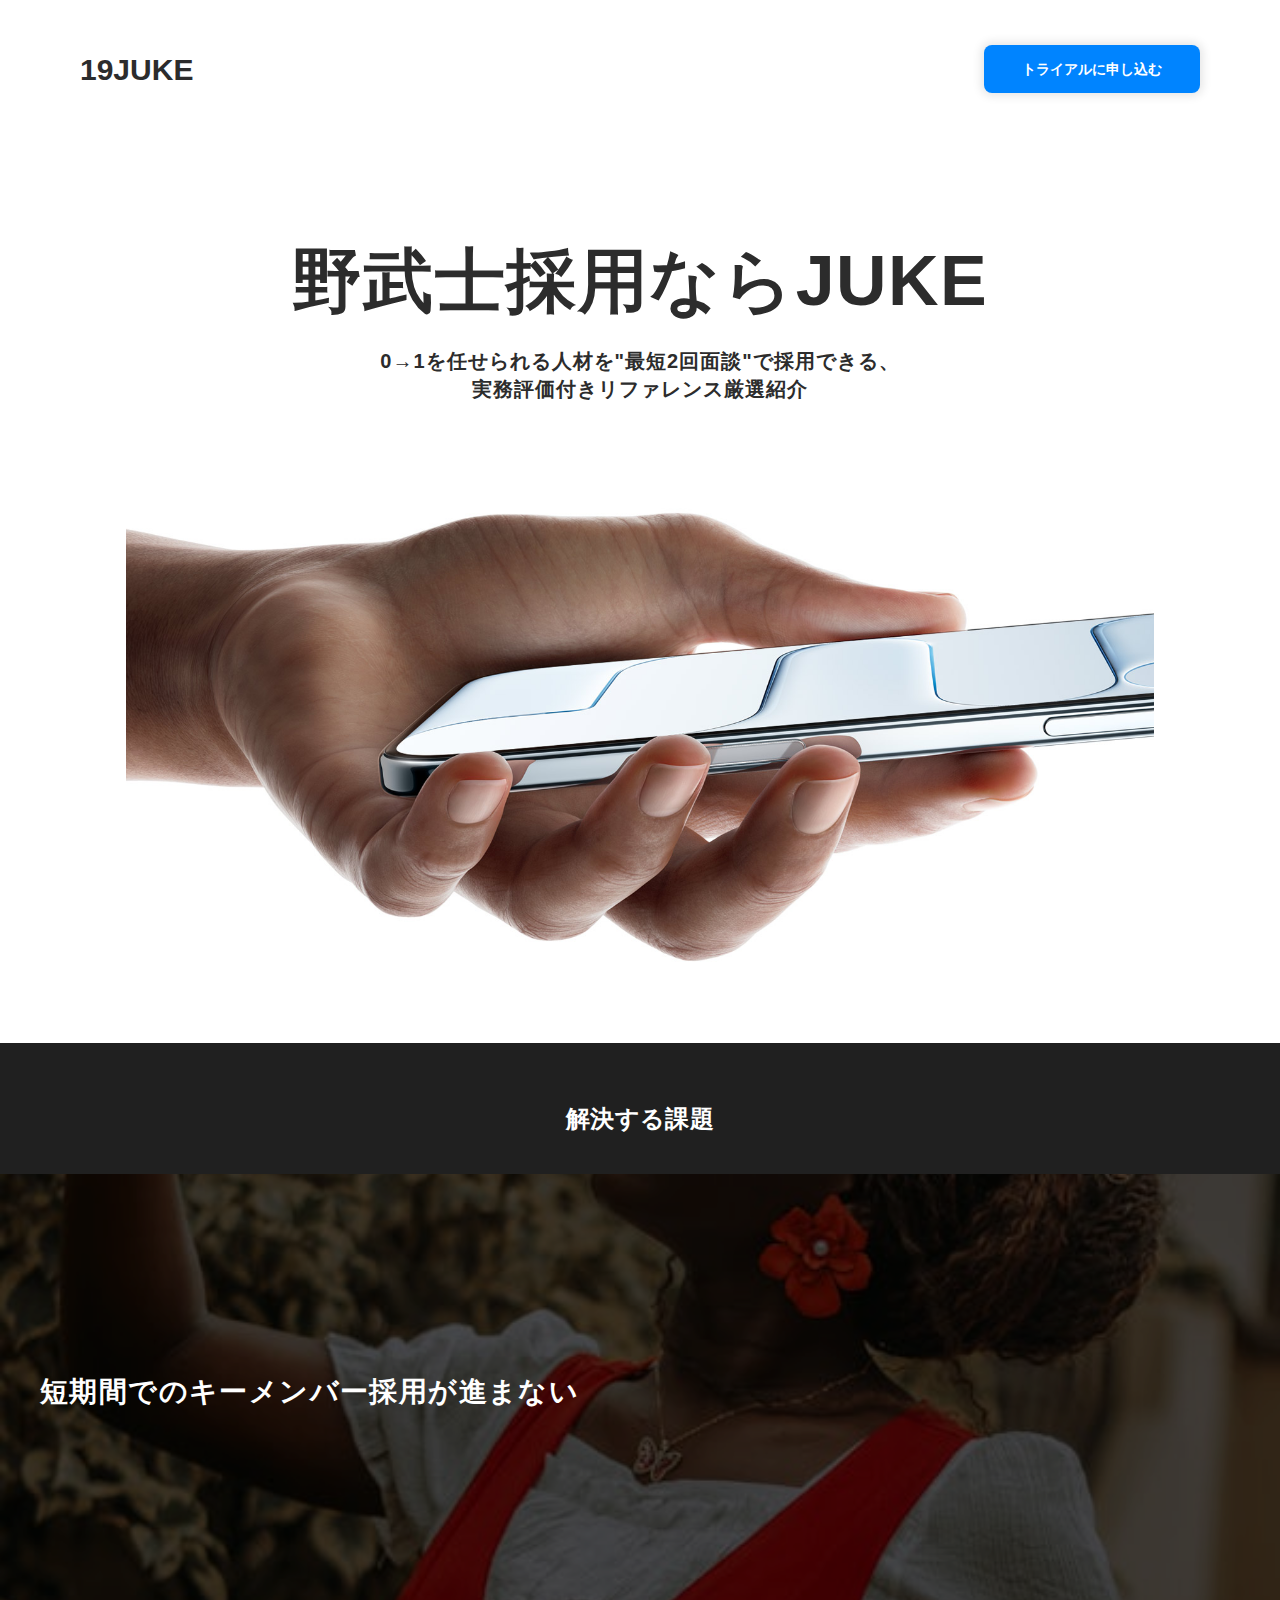
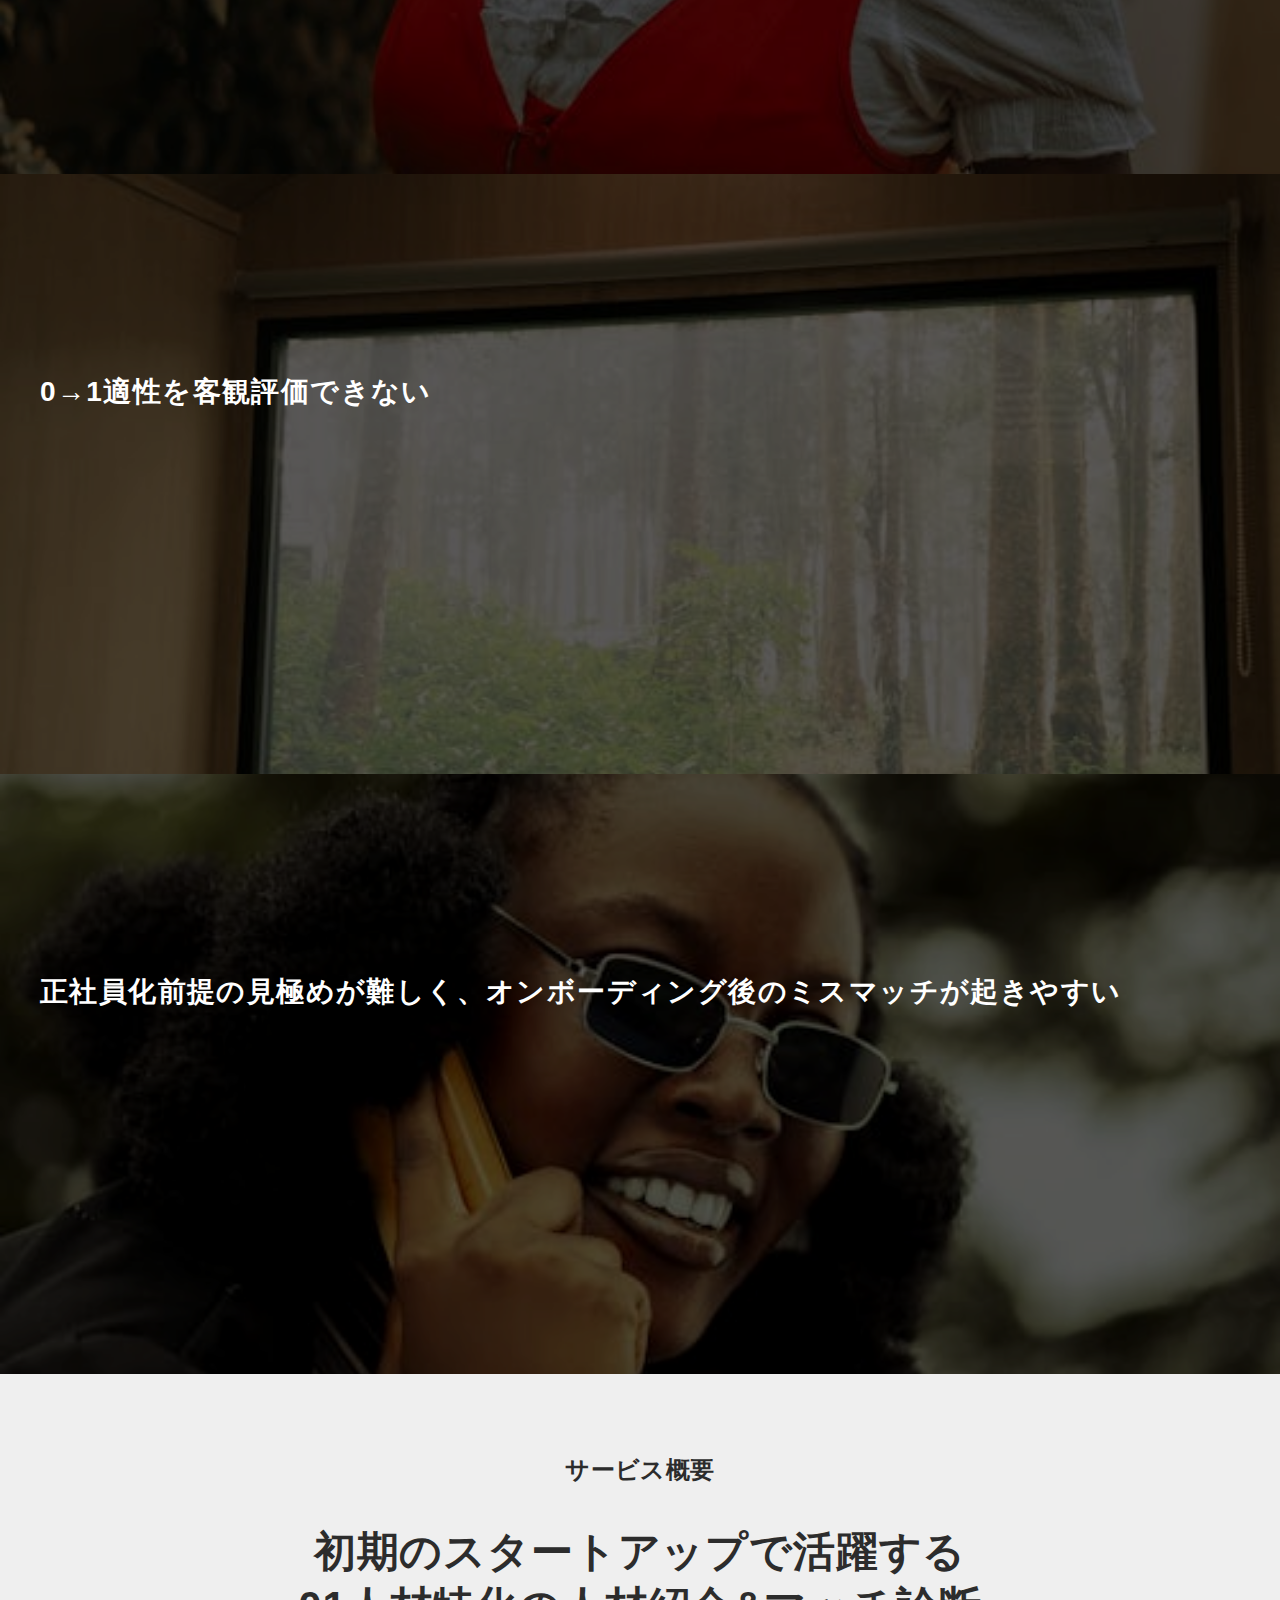
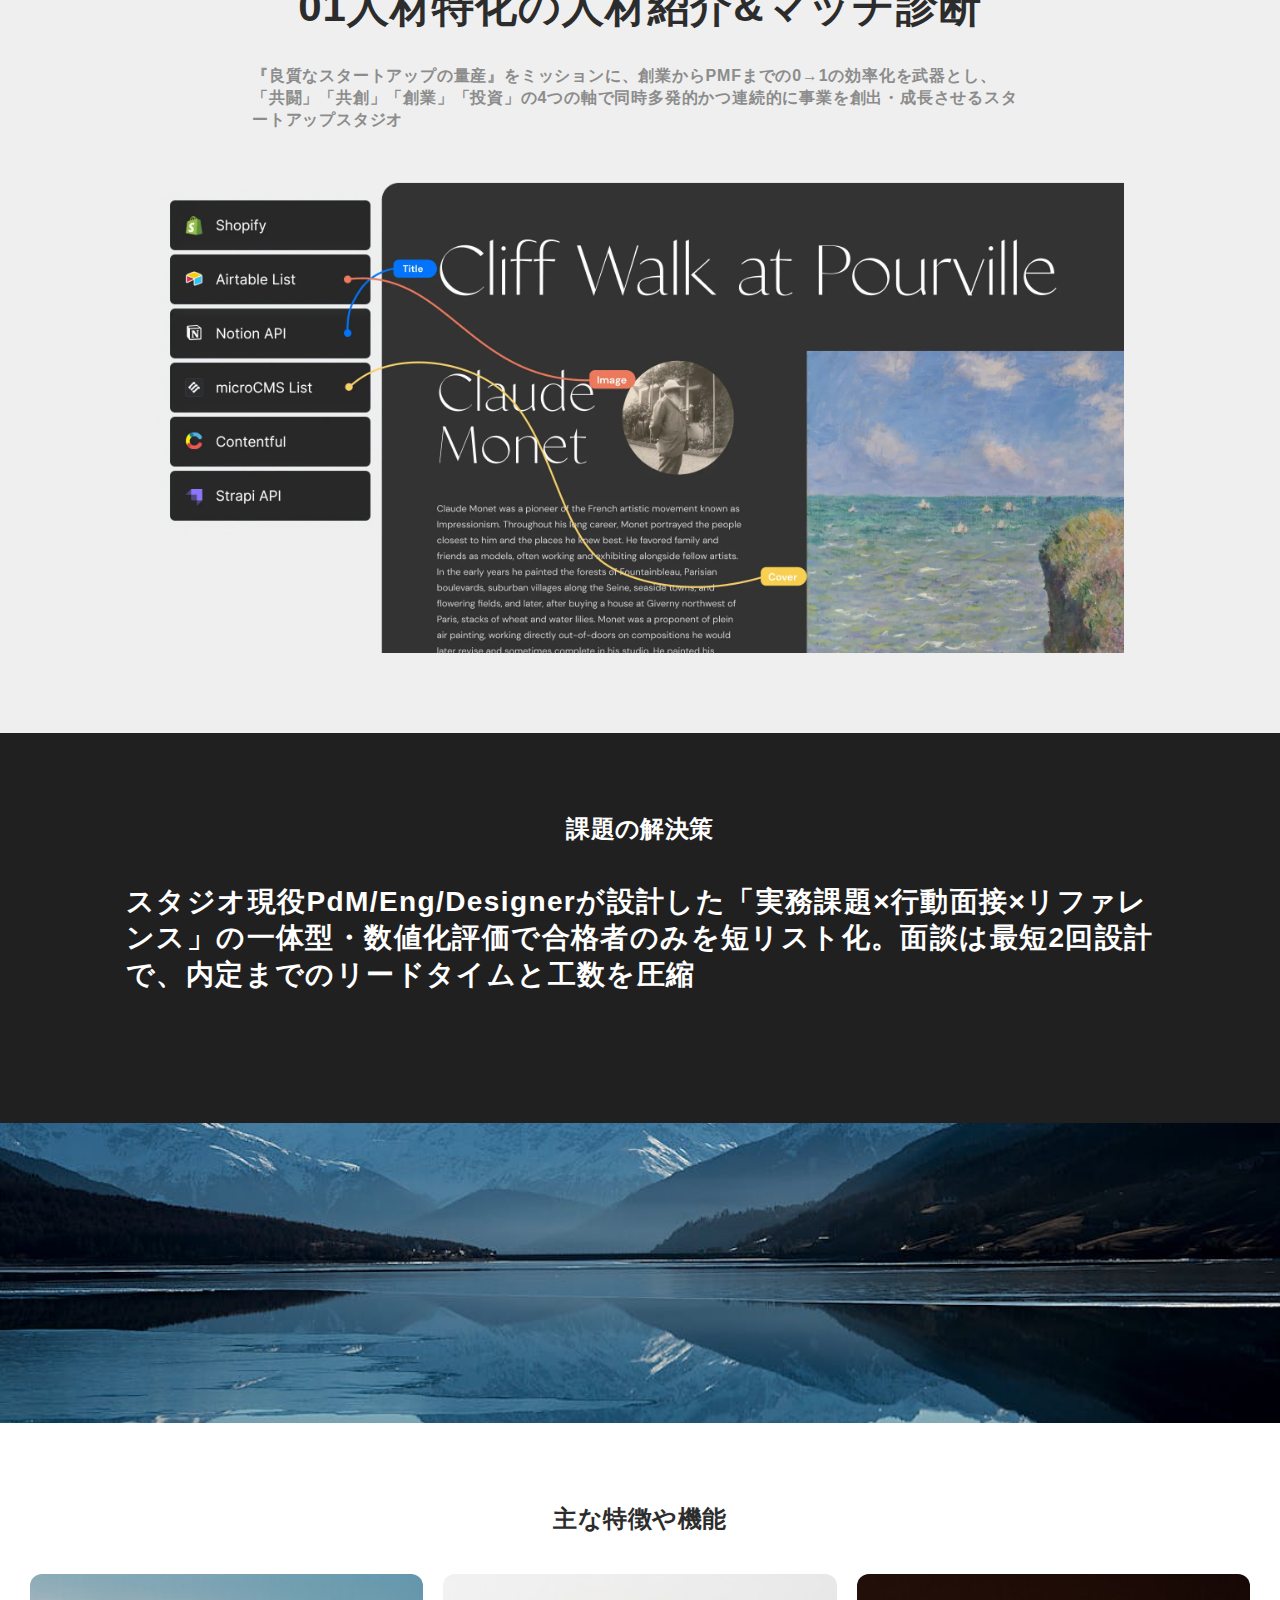
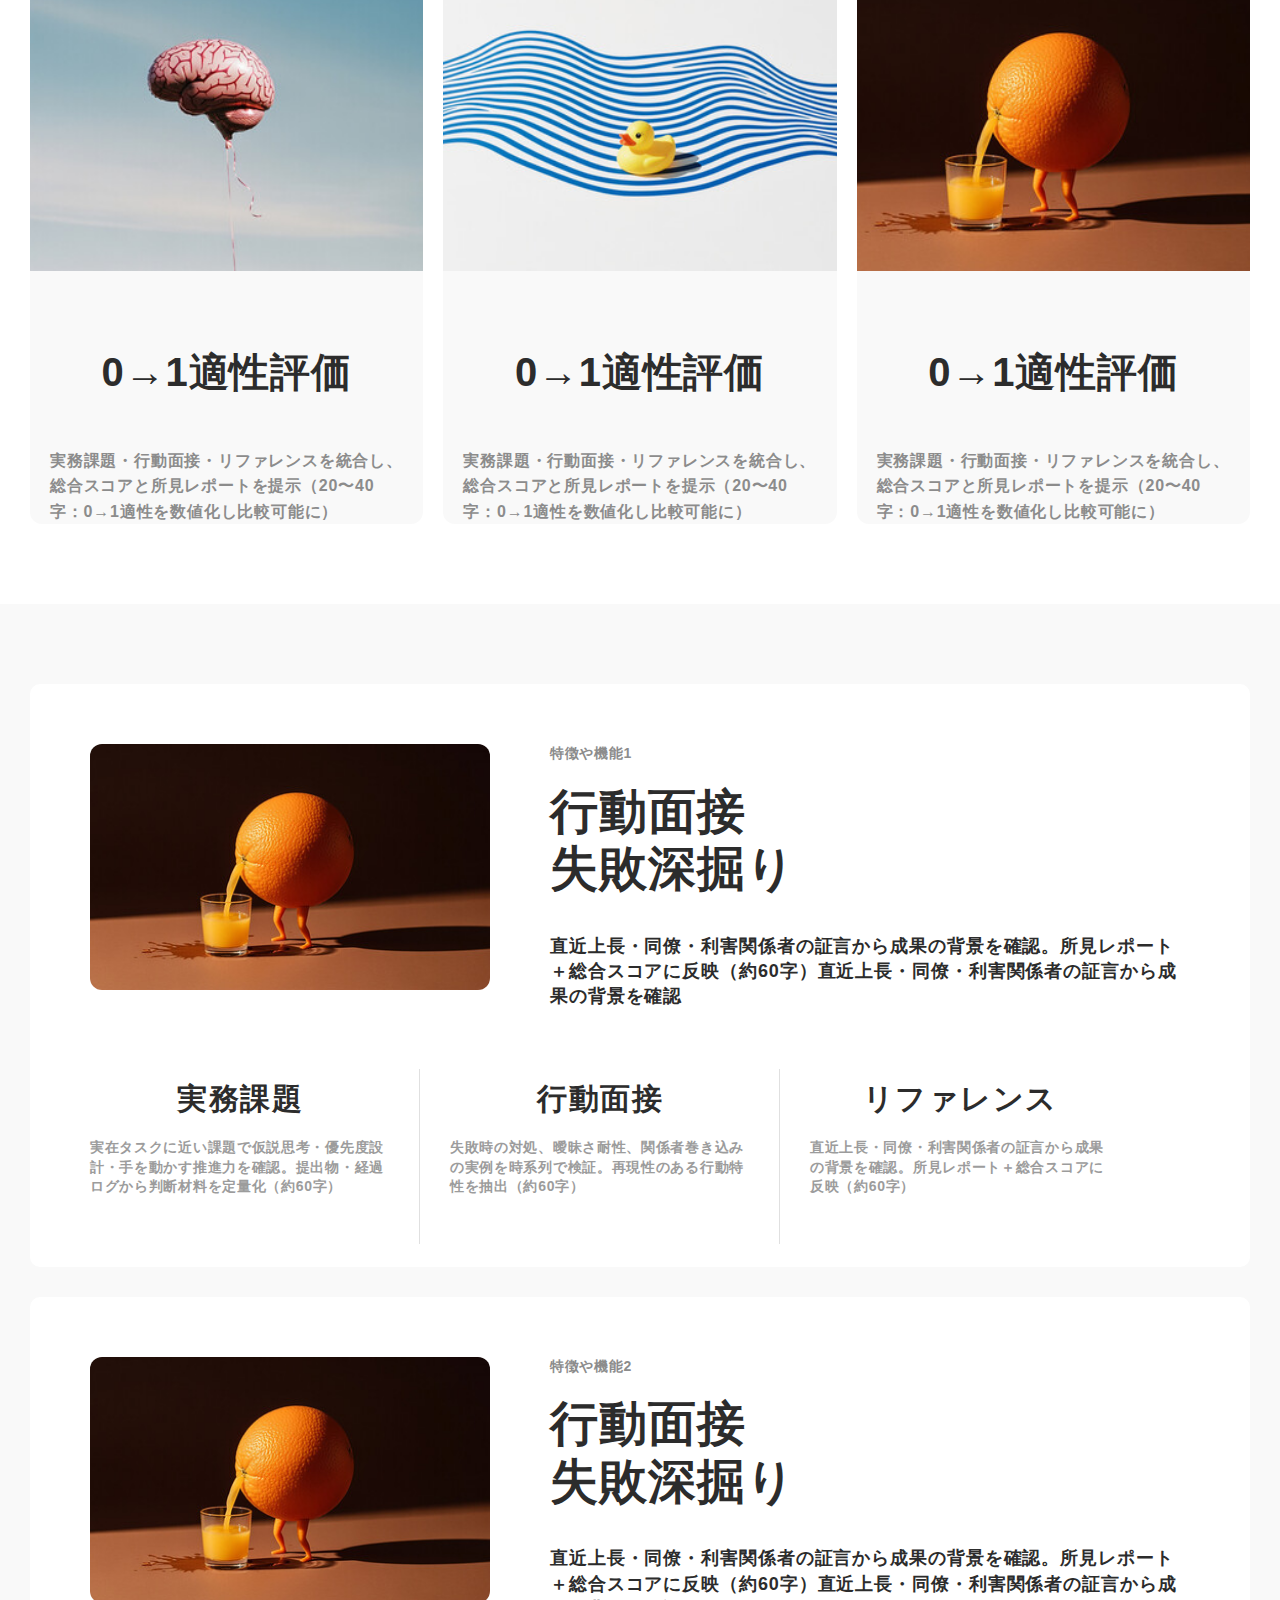
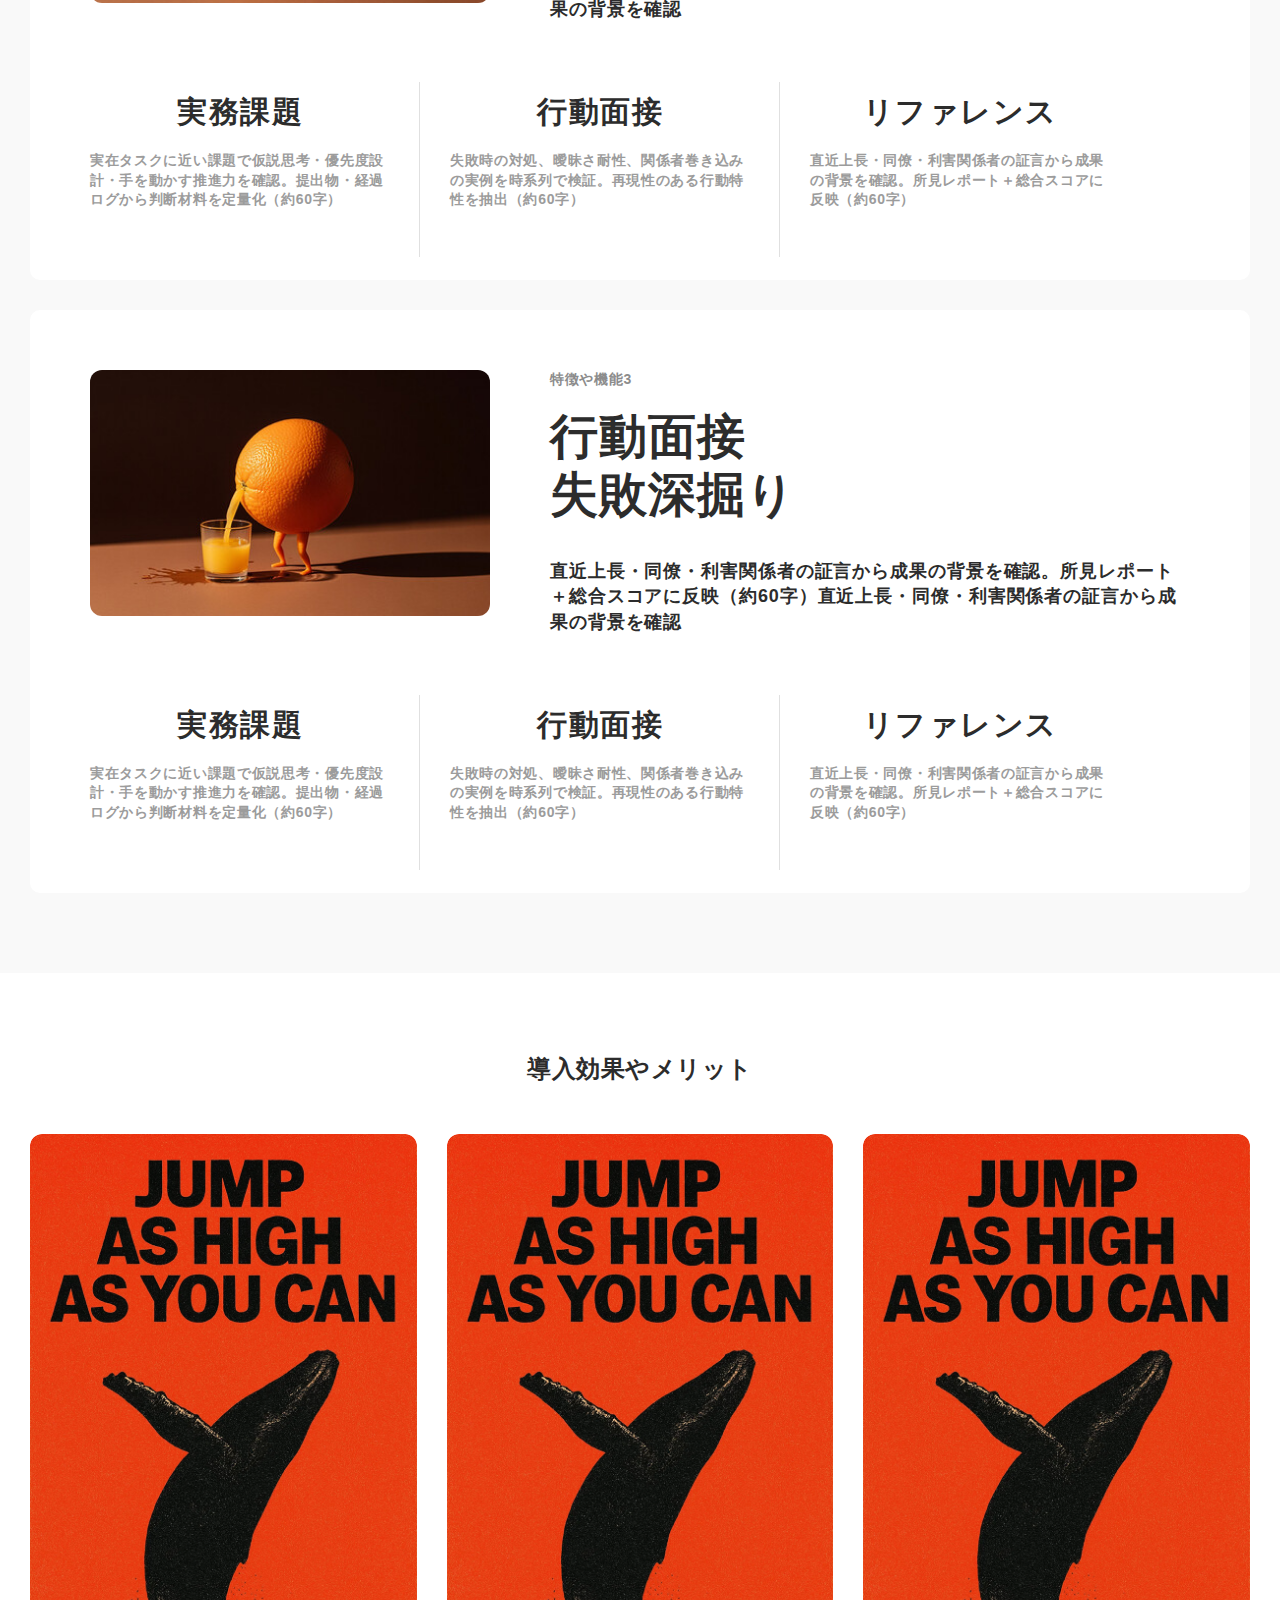
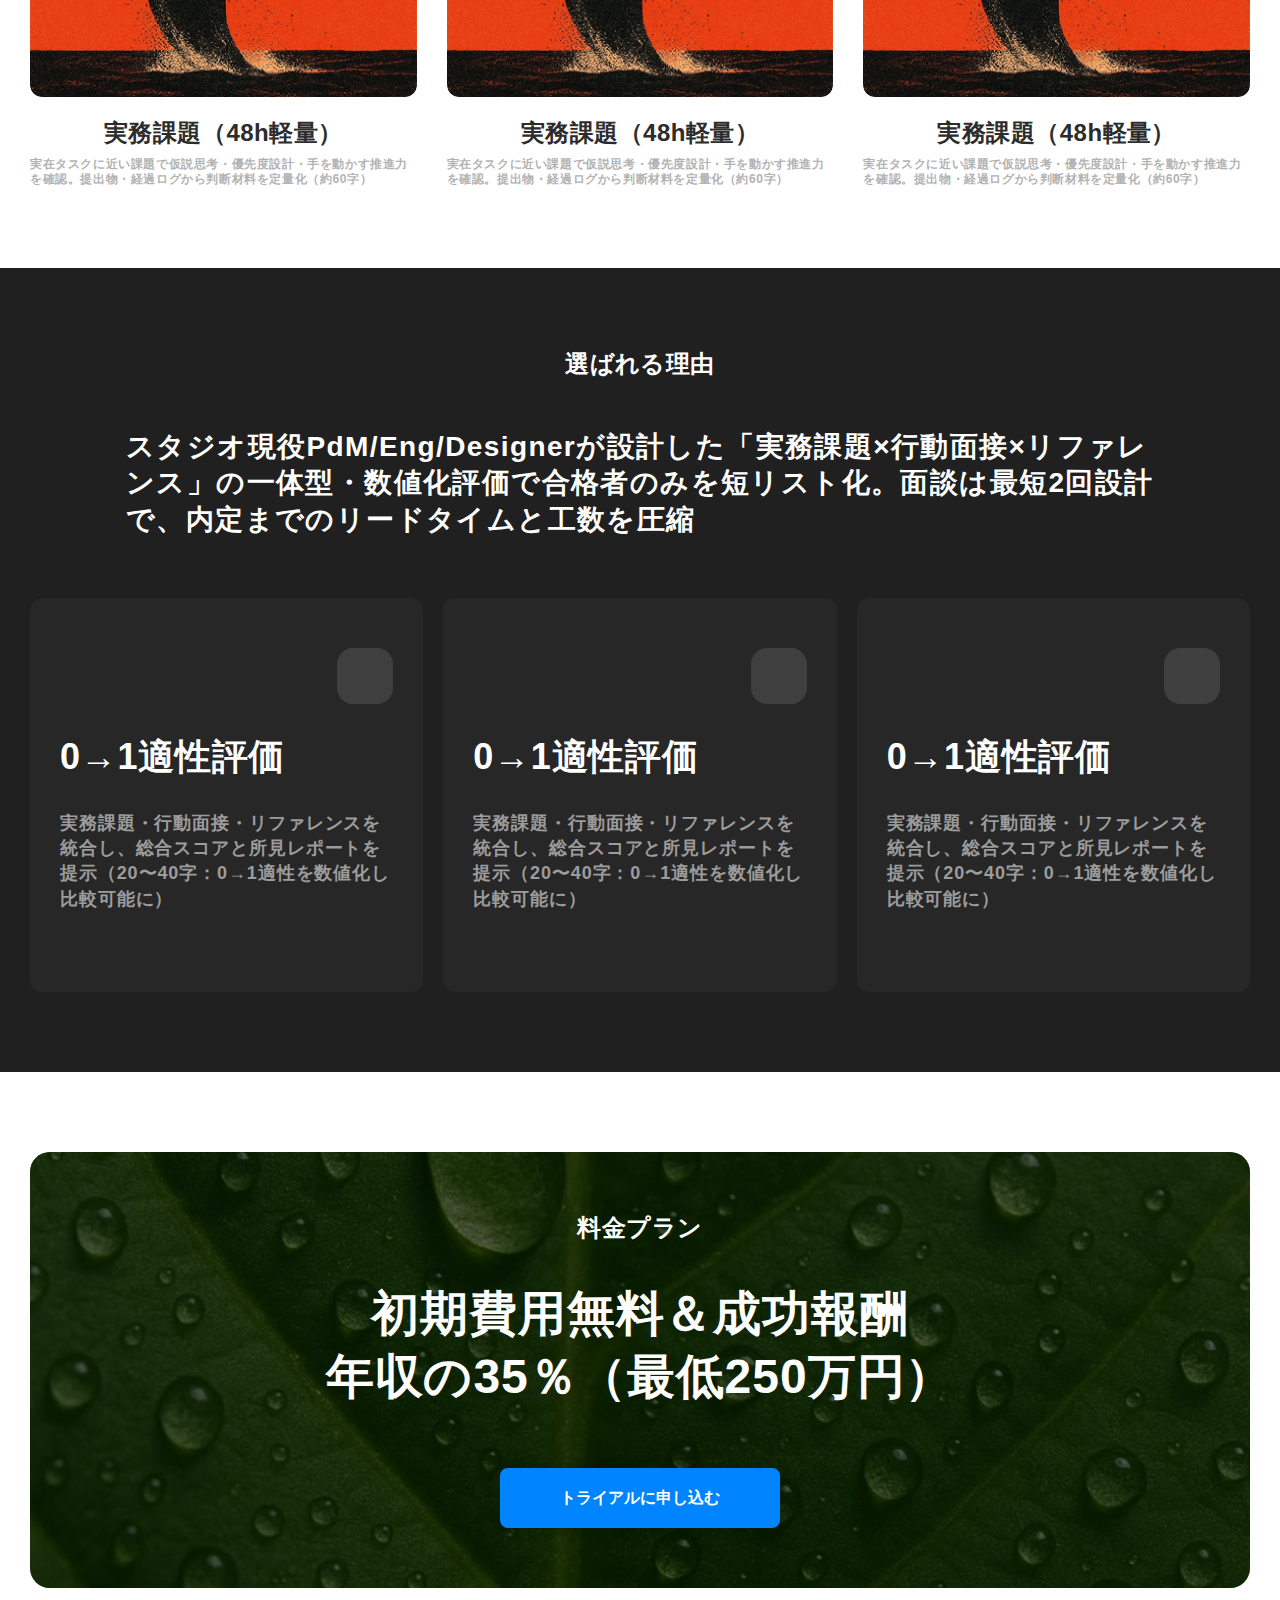
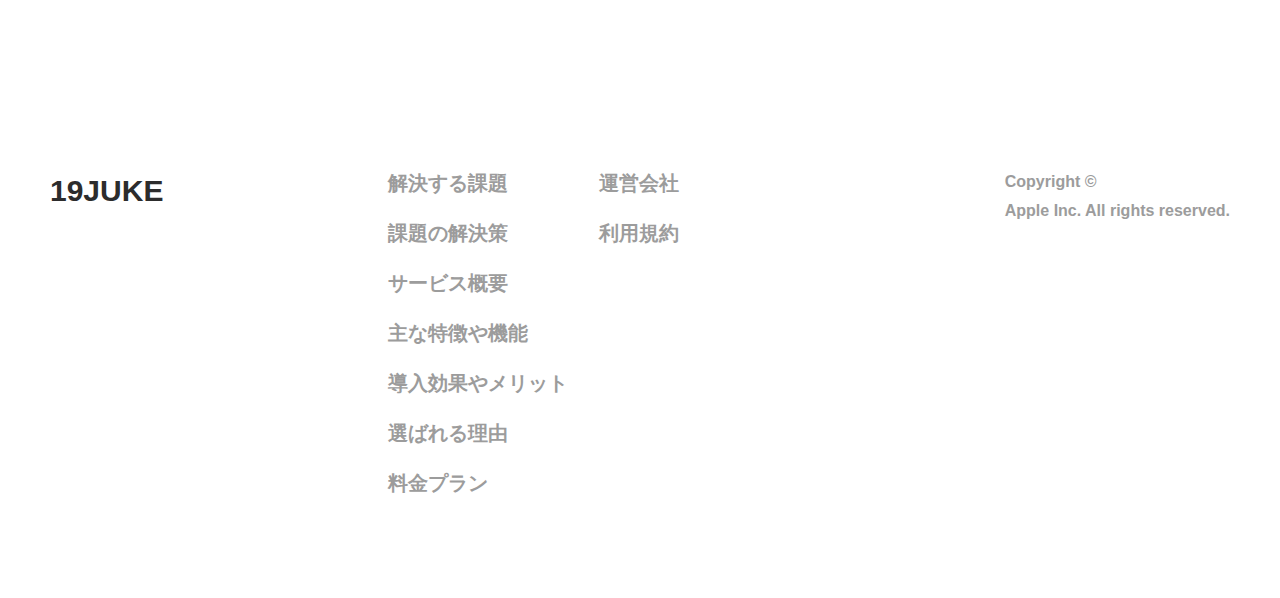
<file: lp/index.html>
<!DOCTYPE html>
<html lang="ja">
  <head>
    <meta charset="utf-8" />
    <meta name="viewport" content="width=device-width, initial-scale=1" />
    <title>19JUKE | 野武士採用</title>
    <link rel="stylesheet" href="../css/base.css" />
    <link rel="stylesheet" href="./css/common.css" />
    <link rel="stylesheet" href="./css/sections/hero.css" />
    <link rel="stylesheet" href="./css/sections/challenges.css" />
    <link rel="stylesheet" href="./css/sections/about.css" />
    <link rel="stylesheet" href="./css/sections/treatment.css" />
    <link rel="stylesheet" href="./css/sections/features.css" />
    <link rel="stylesheet" href="./css/sections/feature-details.css" />
    <link rel="stylesheet" href="./css/sections/benefits.css" />
    <link rel="stylesheet" href="./css/sections/advantage.css" />
    <link rel="stylesheet" href="./css/sections/pricing.css" />
    <link rel="stylesheet" href="./css/sections/footer.css" />
  </head>
  <body>
    <!-- ヘッダー -->
    <header class="site-header">
      <div class="container">
        <div class="header-content">
          <h1 class="logo">19JUKE</h1>
          <a href="#cta" class="cta-button-small">トライアルに申し込む</a>
        </div>
      </div>
    </header>

    <!-- ヒーローセクション -->
    <section class="page-section hero-section" role="banner">
      <div class="container">
        <div class="hero-content">
          <h2 class="hero-title">野武士採用ならJUKE</h2>
          <p class="hero-subtitle">
            0→1を任せられる人材を"最短2回面談"で採用できる、<br />
            実務評価付きリファレンス厳選紹介
          </p>
        </div>
        <div class="hero-visual">
          <img src="./images/hero.png" alt="サービスイメージ" />
        </div>
      </div>
    </section>

    <!-- 解決する課題セクション -->
    <section id="challenges" class="page-section challenges-section" aria-labelledby="challenges-heading">
      <div class="container">
        <h2 id="challenges-heading" class="section-title">解決する課題</h2>
        <div class="challenges-grid">
          <article class="challenge-card">
            <div class="challenge-overlay">
              <img src="./images/challenge1.png" alt="" class="challenge-bg" />
              <div class="challenge-content">
                <h3 class="challenge-title">
                  短期間でのキーメンバー採用が進まない
                </h3>
              </div>
            </div>
          </article>
          <article class="challenge-card">
            <div class="challenge-overlay">
              <img src="./images/challenge2.png" alt="" class="challenge-bg" />
              <div class="challenge-content">
                <h3 class="challenge-title">
                  0→1適性を客観評価できない
                </h3>
              </div>
            </div>
          </article>
          <article class="challenge-card">
            <div class="challenge-overlay">
              <img src="./images/challenge3.png" alt="" class="challenge-bg" />
              <div class="challenge-content">
                <h3 class="challenge-title">
                  正社員化前提の見極めが難しく、オンボーディング後のミスマッチが起きやすい
                </h3>
              </div>
            </div>
          </article>
        </div>
      </div>
    </section>

    <!-- サービス概要セクション -->
    <section id="about" class="page-section about-section" aria-labelledby="about-heading">
      <div class="container">
        <h2 id="about-heading" class="section-title">サービス概要</h2>
        <div class="about-layout">
          <h3 class="about-main-title">
            初期のスタートアップで活躍する<br />
            01人材特化の人材紹介&マッチ診断
          </h3>
          <p class="about-description">
            『良質なスタートアップの量産』をミッションに、創業からPMFまでの0→1の効率化を武器とし、「共闘」「共創」「創業」「投資」の4つの軸で同時多発的かつ連続的に事業を創出・成長させるスタートアップスタジオ
          </p>
          <div class="about-image">
            <img src="./images/about.png" alt="サービス概要イメージ" />
          </div>
        </div>
      </div>
    </section>

    <!-- 課題の解決策セクション -->
    <section id="treatment" class="page-section treatment-section dark-section" aria-labelledby="treatment-heading">
      <div class="container">
        <div class="treatment-layout">
          <h2 id="treatment-heading" class="section-title">課題の解決策</h2>
          <div class="treatment-content">
            <p class="treatment-description">
              スタジオ現役PdM/Eng/Designerが設計した「実務課題×行動面接×リファレンス」の一体型・数値化評価で合格者のみを短リスト化。面談は最短2回設計で、内定までのリードタイムと工数を圧縮
            </p>
          </div>
        </div>
        <div class="treatment-bg-image-mask">
        </div>
      </div>
      <div class="treatment-bg-image">
        <img src="./images/reason-bg.png" alt="" />
      </div>
    </section>

    <!-- 主な特徴や機能セクション -->
    <section id="features" class="page-section features-section" aria-labelledby="features-heading">
      <div class="container">
        <h2 id="features-heading" class="section-title">主な特徴や機能</h2>

        <div class="features-grid">
          <!-- 特徴1 -->
          <article class="feature-card">
            <div class="feature-image">
              <img src="./images/feature1.png" alt="0→1適性評価" />
            </div>
            <h3 class="feature-title">0→1適性評価</h3>
            <p class="feature-description">
              実務課題・行動面接・リファレンスを統合し、総合スコアと所見レポートを提示（20〜40字：0→1適性を数値化し比較可能に）
            </p>
          </article>

          <!-- 特徴2 -->
          <article class="feature-card">
            <div class="feature-image">
              <img src="./images/feature2.png" alt="0→1適性評価" />
            </div>
            <h3 class="feature-title">0→1適性評価</h3>
            <p class="feature-description">
              実務課題・行動面接・リファレンスを統合し、総合スコアと所見レポートを提示（20〜40字：0→1適性を数値化し比較可能に）
            </p>
          </article>

          <!-- 特徴3 -->
          <article class="feature-card">
            <div class="feature-image">
              <img src="./images/feature3.png" alt="0→1適性評価" />
            </div>
            <h3 class="feature-title">0→1適性評価</h3>
            <p class="feature-description">
              実務課題・行動面接・リファレンスを統合し、総合スコアと所見レポートを提示（20〜40字：0→1適性を数値化し比較可能に）
            </p>
          </article>
        </div>
      </div>
    </section>

    <!-- 各機能の詳細紹介セクション -->
    <section class="page-section feature-details-section">
      <div class="container">
        <!-- 特徴詳細1 -->
        <article class="feature-detail-item">
          <div class="feature-detail-top">
            <div class="feature-detail-visual">
              <img src="./images/feature3.png" alt="行動面接 失敗深掘り" />
            </div>
            <div class="feature-detail-content">
              <p class="feature-detail-label">特徴や機能1</p>
              <h3 class="feature-detail-title">
                行動面接<br />
                失敗深掘り
              </h3>
              <p class="feature-detail-description">
                直近上長・同僚・利害関係者の証言から成果の背景を確認。所見レポート＋総合スコアに反映（約60字）直近上長・同僚・利害関係者の証言から成果の背景を確認
              </p>
            </div>
          </div>
          <div class="feature-detail-points">
            <div class="feature-detail-point">
              <h4 class="feature-detail-point-title">実務課題</h4>
              <p class="feature-detail-point-desc">
                実在タスクに近い課題で仮説思考・優先度設計・手を動かす推進力を確認。提出物・経過ログから判断材料を定量化（約60字）
              </p>
            </div>
            <div class="feature-detail-point">
              <h4 class="feature-detail-point-title">行動面接</h4>
              <p class="feature-detail-point-desc">
                失敗時の対処、曖昧さ耐性、関係者巻き込みの実例を時系列で検証。再現性のある行動特性を抽出（約60字）
              </p>
            </div>
            <div class="feature-detail-point">
              <h4 class="feature-detail-point-title">リファレンス</h4>
              <p class="feature-detail-point-desc">
                直近上長・同僚・利害関係者の証言から成果の背景を確認。所見レポート＋総合スコアに反映（約60字）
              </p>
            </div>
          </div>
        </article>

        <!-- 特徴詳細2 -->
        <article class="feature-detail-item">
          <div class="feature-detail-top">
            <div class="feature-detail-visual">
              <img src="./images/feature3.png" alt="行動面接 失敗深掘り" />
            </div>
            <div class="feature-detail-content">
              <p class="feature-detail-label">特徴や機能2</p>
              <h3 class="feature-detail-title">
                行動面接<br />
                失敗深掘り
              </h3>
              <p class="feature-detail-description">
                直近上長・同僚・利害関係者の証言から成果の背景を確認。所見レポート＋総合スコアに反映（約60字）直近上長・同僚・利害関係者の証言から成果の背景を確認
              </p>
            </div>
          </div>
          <div class="feature-detail-points">
            <div class="feature-detail-point">
              <h4 class="feature-detail-point-title">実務課題</h4>
              <p class="feature-detail-point-desc">
                実在タスクに近い課題で仮説思考・優先度設計・手を動かす推進力を確認。提出物・経過ログから判断材料を定量化（約60字）
              </p>
            </div>
            <div class="feature-detail-point">
              <h4 class="feature-detail-point-title">行動面接</h4>
              <p class="feature-detail-point-desc">
                失敗時の対処、曖昧さ耐性、関係者巻き込みの実例を時系列で検証。再現性のある行動特性を抽出（約60字）
              </p>
            </div>
            <div class="feature-detail-point">
              <h4 class="feature-detail-point-title">リファレンス</h4>
              <p class="feature-detail-point-desc">
                直近上長・同僚・利害関係者の証言から成果の背景を確認。所見レポート＋総合スコアに反映（約60字）
              </p>
            </div>
          </div>
        </article>

        <!-- 特徴詳細3 -->
        <article class="feature-detail-item">
          <div class="feature-detail-top">
            <div class="feature-detail-visual">
              <img src="./images/feature3.png" alt="行動面接 失敗深掘り" />
            </div>
            <div class="feature-detail-content">
              <p class="feature-detail-label">特徴や機能3</p>
              <h3 class="feature-detail-title">
                行動面接<br />
                失敗深掘り
              </h3>
              <p class="feature-detail-description">
                直近上長・同僚・利害関係者の証言から成果の背景を確認。所見レポート＋総合スコアに反映（約60字）直近上長・同僚・利害関係者の証言から成果の背景を確認
              </p>
            </div>
          </div>
          <div class="feature-detail-points">
            <div class="feature-detail-point">
              <h4 class="feature-detail-point-title">実務課題</h4>
              <p class="feature-detail-point-desc">
                実在タスクに近い課題で仮説思考・優先度設計・手を動かす推進力を確認。提出物・経過ログから判断材料を定量化（約60字）
              </p>
            </div>
            <div class="feature-detail-point">
              <h4 class="feature-detail-point-title">行動面接</h4>
              <p class="feature-detail-point-desc">
                失敗時の対処、曖昧さ耐性、関係者巻き込みの実例を時系列で検証。再現性のある行動特性を抽出（約60字）
              </p>
            </div>
            <div class="feature-detail-point">
              <h4 class="feature-detail-point-title">リファレンス</h4>
              <p class="feature-detail-point-desc">
                直近上長・同僚・利害関係者の証言から成果の背景を確認。所見レポート＋総合スコアに反映（約60字）
              </p>
            </div>
          </div>
        </article>
      </div>
    </section>

    <!-- 導入効果やメリットセクション -->
    <section id="benefits" class="page-section benefits-section" aria-labelledby="benefits-heading">
      <div class="container">
        <h2 id="benefits-heading" class="section-title">導入効果やメリット</h2>
        <div class="benefits-grid">
          <article class="benefit-card">
            <div class="benefit-image">
              <img src="./images/benefit1.png" alt="実務課題（48h軽量）" />
            </div>
            <h3 class="benefit-title">実務課題（48h軽量）</h3>
            <p class="benefit-description">
              実在タスクに近い課題で仮説思考・優先度設計・手を動かす推進力を確認。提出物・経過ログから判断材料を定量化（約60字）
            </p>
          </article>
          <article class="benefit-card">
            <div class="benefit-image">
              <img src="./images/benefit2.png" alt="実務課題（48h軽量）" />
            </div>
            <h3 class="benefit-title">実務課題（48h軽量）</h3>
            <p class="benefit-description">
              実在タスクに近い課題で仮説思考・優先度設計・手を動かす推進力を確認。提出物・経過ログから判断材料を定量化（約60字）
            </p>
          </article>
          <article class="benefit-card">
            <div class="benefit-image">
              <img src="./images/benefit3.png" alt="実務課題（48h軽量）" />
            </div>
            <h3 class="benefit-title">実務課題（48h軽量）</h3>
            <p class="benefit-description">
              実在タスクに近い課題で仮説思考・優先度設計・手を動かす推進力を確認。提出物・経過ログから判断材料を定量化（約60字）
            </p>
          </article>
        </div>
      </div>
    </section>

    <!-- 選ばれる理由セクション -->
    <section id="advantage" class="page-section advantage-section dark-section" aria-labelledby="advantage-heading">
      <div class="container">
        <h2 id="advantage-heading" class="section-title">選ばれる理由</h2>
        <p class="advantage-description">
          スタジオ現役PdM/Eng/Designerが設計した「実務課題×行動面接×リファレンス」の一体型・数値化評価で合格者のみを短リスト化。面談は最短2回設計で、内定までのリードタイムと工数を圧縮
        </p>
        <div class="advantage-grid">
          <article class="advantage-card">
            <div class="advantage-card-image-wrapper">
              <div class="advantage-card-image">
                <img src="./images/advantage1.png" alt="0→1適性評価" />
              </div>
            </div>
            <div class="advantage-card-content">
              <h3 class="advantage-card-title">0→1適性評価</h3>
              <p class="advantage-card-desc">
                実務課題・行動面接・リファレンスを統合し、総合スコアと所見レポートを提示（20〜40字：0→1適性を数値化し比較可能に）
              </p>
            </div>
          </article>
          <article class="advantage-card">
            <div class="advantage-card-image-wrapper">
              <div class="advantage-card-image">
                <img src="./images/advantage2.png" alt="0→1適性評価" />
              </div>
            </div>
            <div class="advantage-card-content">
              <h3 class="advantage-card-title">0→1適性評価</h3>
              <p class="advantage-card-desc">
                実務課題・行動面接・リファレンスを統合し、総合スコアと所見レポートを提示（20〜40字：0→1適性を数値化し比較可能に）
              </p>
            </div>
          </article>
          <article class="advantage-card">
            <div class="advantage-card-image-wrapper">
              <div class="advantage-card-image">
                <img src="./images/advantage3.png" alt="0→1適性評価" />
              </div>
            </div>
            <div class="advantage-card-content">
              <h3 class="advantage-card-title">0→1適性評価</h3>
              <p class="advantage-card-desc">
                実務課題・行動面接・リファレンスを統合し、総合スコアと所見レポートを提示（20〜40字：0→1適性を数値化し比較可能に）
              </p>
            </div>
          </article>
        </div>
      </div>
    </section>

    <!-- 料金プランセクション -->
    <section id="pricing" class="page-section pricing-section" aria-labelledby="pricing-heading">
      <div class="container">
        <div class="pricing-card">
          <div class="pricing-background">
            <img src="./images/pricing.png" alt="" />
          </div>
          <div class="pricing-overlay"></div>
          <div class="pricing-content">
            <h2 id="pricing-heading" class="pricing-label">料金プラン</h2>
            <h3 class="pricing-title">
              初期費用無料＆成功報酬<br />
              年収の35％（最低250万円）
            </h3>
            <div id="cta" class="pricing-cta">
              <a href="#" class="cta-button-large">トライアルに申し込む</a>
            </div>
          </div>
        </div>
      </div>
    </section>

    <!-- フッター -->
    <footer class="site-footer">
      <div class="container">
        <div class="footer-content">
          <div class="footer-brand">
            <h2 class="footer-logo">19JUKE</h2>
          </div>
          <nav class="footer-nav">
            <div class="footer-nav-column">
              <ul class="footer-nav-list">
                <li><a href="#challenges">解決する課題</a></li>
                <li><a href="#treatment">課題の解決策</a></li>
                <li><a href="#about">サービス概要</a></li>
                <li><a href="#features">主な特徴や機能</a></li>
                <li><a href="#benefits">導入効果やメリット</a></li>
                <li><a href="#advantage">選ばれる理由</a></li>
                <li><a href="#pricing">料金プラン</a></li>
              </ul>
            </div>
            <div class="footer-nav-column">
              <ul class="footer-nav-list">
                <li><a href="#">運営会社</a></li>
                <li><a href="#">利用規約</a></li>
              </ul>
            </div>
          </nav>
          <div class="footer-copyright">
            <p>Copyright ©<br />Apple Inc. All rights reserved.</p>
          </div>
        </div>
      </div>
    </footer>
  </body>
</html>
</file>
<file: css/base.css>
:root {
  --page-width: 1200px;
  --space-0: 0;
  --space-1: 0.25rem;
  --space-2: 0.5rem;
  --space-3: 0.75rem;
  --space-4: 1rem;
  --space-6: 1.5rem;
  --space-8: 2rem;
  --space-10: 2.5rem;
  --space-12: 3rem;
  --space-16: 4rem;
  --font-size-root: 16px;
  --font-size-body: 2rem;
  --font-size-body-2: 1.25rem;
  --leading-base: 1.5;
  --color-text: #111;
  --tracking-wide: 0.08em;
  --color-primary: #5bd9ce;
  --color-primary-dark: #08b9aa;
}

*,
*::before,
*::after {
  box-sizing: border-box;
}

html {
  font-size: var(--font-size-root);
  scroll-behavior: smooth;
}

body {
  margin: 0;
  font-family: noto-sans-jp, sans-serif;
  line-height: var(--leading-base);
  color: var(--color-text);
}

a {
  color: inherit;
  text-decoration: none;
}

img {
  display: block;
  max-width: 100%;
  height: auto;
}

main {
  display: block;
}

h1,
h2,
h3,
h4,
h5,
h6,
p {
  font-size: 1rem;
  margin: 0;
}

.page-section {
  display: flex;
  flex-direction: column;
}

.container {
  width: 100%;
  margin: 0 auto;
  padding-left: var(--space-6);
  padding-right: var(--space-6);
}

.flex {
  display: flex;
}

.grid {
  display: grid;
}

.flex-col {
  flex-direction: column;
}

.flex-row {
  flex-direction: row;
}

.items-start {
  align-items: flex-start;
}

.items-center {
  align-items: center;
}

.justify-between {
  justify-content: space-between;
}

.justify-center {
  justify-content: center;
}

.gap-1 {
  gap: var(--space-1);
}

.gap-2 {
  gap: var(--space-2);
}

.gap-3 {
  gap: var(--space-4);
}

.gap-4 {
  gap: var(--space-4);
}

.gap-6 {
  gap: var(--space-6);
}

.gap-8 {
  gap: var(--space-8);
}

.gap-10 {
  gap: var(--space-10);
}

.gap-12 {
  gap: var(--space-12);
}

.gap-16 {
  gap: var(--space-16);
}

.w-full {
  width: 100%;
}

.h-full {
  height: 100%;
}

.text-left {
  text-align: left;
}

.text-center {
  text-align: center;
}

.text-bold {
  font-weight: 700;
}

.text-normal {
  font-weight: 400;
}

.mx-auto {
  margin-left: auto;
  margin-right: auto;
}

.px-0 {
  padding-left: var(--space-0);
  padding-right: var(--space-0);
}

.px-6 {
  padding-left: var(--space-6);
  padding-right: var(--space-6);
}

.pb-0 {
  padding-bottom: var(--space-0);
}

.pt-0 {
  padding-top: var(--space-0);
}

.mt-0 {
  margin-top: var(--space-0);
}

.mb-0 {
  margin-bottom: var(--space-0);
}

.space-y-4 > * + * {
  margin-top: var(--space-4);
}

.space-y-6 > * + * {
  margin-top: var(--space-6);
}

.space-y-8 > * + * {
  margin-top: var(--space-8);
}

.space-y-10 > * + * {
  margin-top: var(--space-10);
}

.space-y-12 > * + * {
  margin-top: var(--space-12);
}

.card {
  display: flex;
  flex-direction: column;
  gap: var(--space-10);
}

.card-body {
  display: flex;
  flex-direction: column;
  gap: var(--space-3);
}

.image-slot {
  display: flex;
  align-items: center;
  justify-content: center;
  width: 100%;
  aspect-ratio: 16 / 9;
  position: relative;
  background-color: #f0f0f0;
}

.image-slot--vertical {
  aspect-ratio: 4 / 3;
}

.image-slot--wide {
  aspect-ratio: 5 / 3;
}

.image-slot__label {
  font-size: var(--font-size-caption-2);
  letter-spacing: var(--tracking-wide);
  text-transform: uppercase;
}

.image-slot img {
  width: 100%;
  object-fit: cover;
}

@media (min-width: 768px) {
  .md\:flex-row {
    flex-direction: row;
  }

  .md\:flex-col {
    flex-direction: column;
  }

  .md\:items-center {
    align-items: center;
  }

  .md\:items-start {
    align-items: flex-start;
  }

  .md\:justify-between {
    justify-content: space-between;
  }

  .md\:grid-cols-2 {
    grid-template-columns: repeat(2, minmax(0, 1fr));
  }

  .md\:grid-cols-3 {
    grid-template-columns: repeat(3, minmax(0, 1fr));
  }

  .md\:gap-10 {
    gap: var(--space-10);
  }

  .md\:gap-12 {
    gap: var(--space-12);
  }

  .md\:gap-16 {
    gap: var(--space-16);
  }

  .md\:w-1\/2 {
    width: 50%;
  }

  .md\:w-2\/5 {
    width: 40%;
  }

  .md\:w-3\/5 {
    width: 60%;
  }
}

@media (min-width: 1024px) {
  .lg\:grid-cols-4 {
    grid-template-columns: repeat(4, minmax(0, 1fr));
  }

  .lg\:gap-16 {
    gap: var(--space-16);
  }

  .lg\:flex-row {
    flex-direction: row;
  }
}

@media (max-width: 767px) {
  .page-section {
    min-height: auto;
    padding-top: var(--space-10);
    padding-bottom: var(--space-10);
  }
}
</file>
<file: lp/css/common.css>
/* 共通スタイル */
.container {
  max-width: 1440px;
  margin: 0 auto;
  padding: 0 50px;
}

.page-section {
  padding: 100px 0;
  position: relative;
}

.section-title {
  font-family: 'Hiragino Sans', sans-serif;
  font-weight: 800;
  font-size: 24px;
  line-height: 1.3;
  letter-spacing: 0.02em;
  color: #2c2c2c;
  text-align: center;
  margin-bottom: 60px;
}

.dark-section {
  background-color: #202020;
  color: #fff;
}

.dark-section .section-title {
  color: #fff;
}

/* ヘッダー */
.site-header {
  background-color: #fff;
  padding: 0;
  position: absolute;
  top: 0;
  left: 0;
  right: 0;
  z-index: 100;
  display: flex;
  justify-content: center;
}

.header-content {
  width: 1440px;
  height: 138px;
  position: relative;
  display: flex;
  align-items: center;
  justify-content: space-between;
}

.logo {
  font-family: 'Hiragino Sans', sans-serif;
  font-weight: 800;
  font-size: 30px;
  line-height: 1.3;
  color: #2c2c2c;
  margin: 0;
  position: absolute;
  left: 50px;
  top: 50px;
}

/* CTAボタン */
.cta-button-small {
  display: inline-flex;
  align-items: center;
  justify-content: center;
  background-color: #0084ff;
  color: #fff;
  font-family: 'Hiragino Sans', sans-serif;
  font-weight: 800;
  font-size: 14px;
  line-height: 1.3;
  width: 216px;
  height: 48px;
  border-radius: 8px;
  text-decoration: none;
  box-shadow: 0 0 10px 3px rgba(0, 0, 0, 0.1);
  transition: all 0.3s ease;
  position: absolute;
  right: 50px;
  top: 45px;
}

.cta-button-small:hover {
  background-color: #0070d9;
  transform: translateY(-2px);
  box-shadow: 0 4px 20px 5px rgba(0, 132, 255, 0.3);
}

.cta-button-large {
  display: inline-flex;
  align-items: center;
  justify-content: center;
  background-color: #0084ff;
  color: #fff;
  font-family: 'Hiragino Sans', sans-serif;
  font-weight: 800;
  font-size: 16px;
  line-height: 1.3;
  width: 280px;
  height: 60px;
  border-radius: 8px;
  text-decoration: none;
  box-shadow: 0 0 10px 3px rgba(0, 0, 0, 0.1);
  transition: all 0.3s ease;
}

.cta-button-large:hover {
  background-color: #0070d9;
  transform: translateY(-2px);
  box-shadow: 0 4px 20px 5px rgba(0, 132, 255, 0.3);
}

/* レスポンシブ対応 */
@media (max-width: 1440px) {
  .site-header {
    height: auto;
    position: relative;
  }

  .header-content {
    width: 100%;
  }

  .logo {
    left: 30px;
  }

  .cta-button-small {
    right: 30px;
  }
}

@media (max-width: 768px) {
  .container {
    padding: 0 20px;
  }

  .page-section {
    padding: 60px 0;
  }

  .section-title {
    font-size: 20px;
    margin-bottom: 40px;
  }

  .site-header {
    height: auto;
    position: relative;
  }

  .header-content {
    height: auto;
    padding: 20px;
    position: relative;
  }

  .logo {
    position: relative;
    left: 0;
    top: 0;
    font-size: 24px;
  }

  .cta-button-small {
    position: relative;
    right: 0;
    top: 0;
    font-size: 12px;
    width: 160px;
    height: 40px;
  }

  .cta-button-large {
    font-size: 14px;
    width: 240px;
    height: 50px;
  }
}
</file>
<file: lp/css/sections/hero.css>
/* ヒーローセクション */
.hero-section {
  background-color: #fff;
  padding: 0;
  min-height: 900px;
  display: flex;
  justify-content: center;
}

.hero-section .container {
  width: 1440px;
  padding: 140px 100px 0;
  display: flex;
  flex-direction: column;
  align-items: center;
}

.hero-content {
  text-align: center;
  margin-bottom: 71px;
}

.hero-title {
  font-family: 'Hiragino Sans', sans-serif;
  font-weight: 800;
  font-size: 70px;
  line-height: 1.257; /* 88px / 70px */
  letter-spacing: 0.02em;
  color: #2c2c2c;
  margin: 0 0 21px;
}

.hero-subtitle {
  font-family: 'Hiragino Sans', sans-serif;
  font-weight: 700;
  font-size: 20px;
  line-height: 1.4;
  letter-spacing: 0.05em;
  color: #2c2c2c;
  margin: 0;
}

.hero-visual {
  width: 1028px;
  height: 500px;
}

.hero-visual img {
  width: 100%;
  height: 100%;
  object-fit: cover;
  display: block;
}

/* レスポンシブ対応 */
@media (max-width: 1440px) {
  .hero-section {
    justify-content: flex-start;
    min-height: auto;
  }

  .hero-section .container {
    width: 100%;
    padding: 100px 30px 80px;
  }

  .hero-content {
    padding: 0 20px;
    margin-bottom: 60px;
  }

  .hero-visual {
    width: calc(100% - 60px);
    max-width: 1028px;
    height: auto;
    aspect-ratio: 1028 / 500;
  }
}

@media (max-width: 768px) {
  .hero-section {
    padding: 0;
  }

  .hero-section .container {
    padding: 60px 20px 80px;
  }

  .hero-content {
    padding: 0;
    margin-bottom: 40px;
  }

  .hero-title {
    font-size: 36px;
    line-height: 1.3;
    margin-bottom: 16px;
  }

  .hero-subtitle {
    font-size: 16px;
  }

  .hero-visual {
    width: 100%;
  }
}
</file>
<file: lp/css/sections/challenges.css>
/* 解決する課題セクション */
.challenges-section {
  background-color: #202020;
  padding: 0;
  height: 900px;
  display: flex;
  justify-content: center;
  position: relative;
}

.challenges-section .container {
  width: 1440px;
  height: 100%;
  padding: 0;
  position: relative;
}

/* タイトル - 画像の上にオーバーレイ */
.challenges-section .section-title {
  position: absolute;
  left: 50%;
  transform: translateX(-50%);
  top: 90px;
  width: 610px;
  color: #fff;
  margin: 0;
  z-index: 10;
}

/* 背景画像グリッド */
.challenges-grid {
  display: grid;
  grid-template-columns: repeat(3, 480px);
  gap: 0;
  width: 100%;
  height: 100%;
}

.challenge-card {
  position: relative;
  width: 480px;
  height: 900px;
  overflow: hidden;
}

.challenge-overlay {
  position: relative;
  width: 100%;
  height: 100%;
}

.challenge-bg {
  position: absolute;
  top: 0;
  left: 0;
  width: 100%;
  height: 100%;
  object-fit: cover;
  object-position: center;
}

/* 2つのオーバーレイ */
.challenge-overlay::before {
  content: '';
  position: absolute;
  top: 0;
  left: 0;
  width: 100%;
  height: 100%;
  background: rgba(0, 0, 0, 0.5);
  z-index: 1;
}

.challenge-overlay::after {
  content: '';
  position: absolute;
  top: 0;
  left: 0;
  width: 100%;
  height: 100%;
  background: rgba(0, 0, 0, 0.3);
  z-index: 2;
}

.challenge-content {
  position: relative;
  z-index: 3;
  padding: 314px 80px 0;
}

/* 課題3は高さが違う */
.challenge-card:nth-child(3) .challenge-content {
  padding: 314px 80px 0;
}

.challenge-title {
  font-family: 'Hiragino Sans', sans-serif;
  font-weight: 700;
  font-size: 36px;
  line-height: 1.3;
  letter-spacing: 0.05em;
  color: #fff;
  margin: 0;
  max-width: 320px;
}

/* レスポンシブ対応 */
@media (max-width: 1440px) {
  .challenges-section {
    height: auto;
    justify-content: flex-start;
  }

  .challenges-section .container {
    width: 100%;
    padding: 0;
  }

  .challenges-section .section-title {
    position: relative;
    left: 0;
    transform: none;
    top: 0;
    width: 100%;
    padding: 60px 30px 40px;
  }

  .challenges-grid {
    grid-template-columns: 1fr;
  }

  .challenge-card {
    width: 100%;
    height: 600px;
  }

  .challenge-content {
    padding: 200px 40px 0;
  }

  .challenge-card:nth-child(3) .challenge-content {
    padding: 200px 40px 0;
  }

  .challenge-title {
    font-size: 28px;
    max-width: 100%;
  }
}

@media (max-width: 768px) {
  .challenges-section .section-title {
    font-size: 20px;
    padding: 40px 20px 30px;
  }

  .challenge-card {
    height: 500px;
  }

  .challenge-content {
    padding: 150px 30px 0;
  }

  .challenge-card:nth-child(3) .challenge-content {
    padding: 150px 30px 0;
  }

  .challenge-title {
    font-size: 24px;
  }
}
</file>
<file: lp/css/sections/about.css>
/* サービス概要セクション */
.about-section {
  background-color: #efefef;
  padding: 0;
  height: 900px;
  display: flex;
  justify-content: center;
  overflow: hidden;
}

.about-section .container {
  width: 1440px;
  padding: 0;
  display: flex;
  flex-direction: column;
  align-items: center;
}

/* タイトル「サービス概要」 */
.about-section .section-title {
  width: 610px;
  margin: 90px auto 61px;
}

.about-layout {
  display: flex;
  flex-direction: column;
  align-items: center;
}

/* メインタイトル */
.about-main-title {
  width: 1240px;
  font-family: 'Hiragino Sans', sans-serif;
  font-weight: 800;
  font-size: 50px;
  line-height: 1.3;
  letter-spacing: 0.02em;
  color: #2c2c2c;
  text-align: center;
  margin: 0 0 20px;
}

/* 説明文 */
.about-description {
  width: 816px;
  font-family: 'Hiragino Sans', sans-serif;
  font-weight: 700;
  font-size: 16px;
  line-height: 1.4;
  letter-spacing: 0.05em;
  color: #8c8c8c;
  text-align: left;
  margin: 0 0 36px;
}

/* 画像 */
.about-image {
  width: 1028px;
  height: 500px;
}

.about-image img {
  width: 100%;
  height: 100%;
  object-fit: cover;
  display: block;
}

/* レスポンシブ対応 */
@media (max-width: 1440px) {
  .about-section {
    height: auto;
    padding: 80px 0;
    overflow: visible;
  }

  .about-section .container {
    width: 100%;
    padding: 0 30px;
  }

  .about-section .section-title {
    width: 100%;
    margin-top: 0;
    margin-bottom: 40px;
  }

  .about-main-title {
    width: 100%;
    font-size: 42px;
    margin-bottom: 30px;
  }

  .about-description {
    width: 100%;
    max-width: 816px;
    margin-bottom: 50px;
    padding: 0 20px;
  }

  .about-image {
    width: calc(100% - 60px);
    max-width: 1028px;
    height: auto;
    aspect-ratio: 1028 / 500;
  }
}

@media (max-width: 768px) {
  .about-section {
    padding: 60px 0;
  }

  .about-section .container {
    padding: 0 20px;
  }

  .about-section .section-title {
    font-size: 20px;
    margin-bottom: 30px;
  }

  .about-main-title {
    font-size: 28px;
    margin-bottom: 20px;
  }

  .about-description {
    font-size: 14px;
    margin-bottom: 40px;
    padding: 0;
  }

  .about-image {
    width: 100%;
  }
}
</file>
<file: lp/css/sections/treatment.css>
/* 課題の解決策セクション */
.treatment-section {
  background-color: #202020;
  padding: 0;
  height: 900px;
  display: flex;
  overflow: hidden;
}

.treatment-section .container {
  width: 1440px;
  padding: 100px 0 0;
  position: relative;
  display: flex;
  flex-direction: column;
  align-items: center;
}

.treatment-layout {
  display: flex;
  flex-direction: column;
  align-items: center;
}

/* タイトル「課題の解決策」 */
.treatment-section .section-title {
  width: 610px;
  color: #fff;
  margin: 0 0 30px;
}

.treatment-content {
  width: 1028px;
  z-index: 2;
  margin-bottom: 0;
}

.treatment-description {
  font-family: 'Hiragino Sans', sans-serif;
  font-weight: 700;
  font-size: 36px;
  line-height: 1.3;
  letter-spacing: 0.05em;
  color: #fff;
  margin: 0;
}

/* 背景画像 */
.treatment-bg-image-mask {
  width: 100%;
  height: 463px;
}

.treatment-bg-image {
  position: absolute;
  bottom: 0;
  left: 0;
  width: 100%;
  height: 463px;
  z-index: 999;
}

.treatment-bg-image img {
  width: 100%;
  height: 100%;
  object-fit: cover;
  object-position: center;
  display: block;
}

/* レスポンシブ対応 */
@media (max-width: 1440px) {
  .treatment-section {
    height: auto;
    min-height: 600px;
  }

  .treatment-section .container {
    width: 100%;
    padding: 80px 30px;
  }

  .treatment-section .section-title {
    width: 100%;
    margin-bottom: 40px;
  }

  .treatment-content {
    width: 100%;
    max-width: 1028px;
    margin-bottom: 50px;
  }

  .treatment-description {
    font-size: 28px;
  }

  .treatment-bg-image-mask {
    display: none;
  }

  .treatment-bg-image {
    position: relative;
    bottom: auto;
    height: 300px;
  }
}

@media (max-width: 768px) {
  .treatment-section {
    min-height: 300px;
  }

  .treatment-section .container {
    padding: 60px 20px;
  }

  .treatment-section .section-title {
    font-size: 20px;
    margin-bottom: 30px;
  }

  .treatment-content {
    margin-bottom: 40px;
  }

  .treatment-description {
    font-size: 20px;
  }

  .treatment-bg-image-mask {
    display: none;
  }

  .treatment-bg-image {
    height: 250px;
  }
}
</file>
<file: lp/css/sections/features.css>
/* 主な特徴や機能セクション */
.features-section {
  background-color: #fff;
  padding: 0;
  height: 900px;
  display: flex;
  justify-content: center;
  overflow: hidden;
}

.features-section .container {
  width: 1440px;
  padding: 0;
  display: flex;
  flex-direction: column;
  align-items: center;
}

/* タイトル「主な特徴や機能」 */
.features-section .section-title {
  width: 610px;
  font-family: 'Hiragino Sans', sans-serif;
  font-weight: 800;
  font-size: 24px;
  line-height: 1.3;
  letter-spacing: 0.02em;
  color: #2c2c2c;
  text-align: center;
  margin: 40px auto 30px;
}

/* グリッドレイアウト */
.features-grid {
  display: grid;
  grid-template-columns: repeat(3, 400px);
  gap: 20px;
  width: 100%;
  max-width: 1240px;
  margin: 0 auto;
}

/* カード */
.feature-card {
  width: 400px;
  height: 649px;
  background-color: #f9f9f9;
  border-radius: 12px;
  display: flex;
  flex-direction: column;
  align-items: flex-start;
  overflow: hidden;
}

/* 画像 */
.feature-image {
  width: 100%;
  height: 300px;
  overflow: hidden;
}

.feature-image img {
  width: 100%;
  height: 100%;
  object-fit: cover;
  display: block;
}

/* タイトル */
.feature-title {
  font-family: 'Hiragino Sans', sans-serif;
  font-weight: 800;
  font-size: 40px;
  line-height: 1.3;
  letter-spacing: 0.02em;
  color: #2c2c2c;
  width: 100%;
  margin: 50px 0;
  text-align: center;
}

/* 説明文 */
.feature-description {
  font-family: 'Hiragino Sans', sans-serif;
  font-weight: 700;
  font-size: 16px;
  line-height: 1.6;
  letter-spacing: 0.05em;
  color: #8c8c8c;
  margin: 0;
  padding: 0 40px 30px;
  width: 100%;
}

/* レスポンシブ対応 */
@media (max-width: 1440px) {
  .features-section {
    height: auto;
    padding: 80px 0;
    overflow: visible;
  }

  .features-section .container {
    width: 100%;
    padding: 0 30px;
  }

  .features-section .section-title {
    width: 100%;
    margin-top: 0;
    margin-bottom: 40px;
  }

  .features-grid {
    grid-template-columns: repeat(3, 1fr);
    gap: 20px;
    max-width: 100%;
  }

  .feature-card {
    width: 100%;
    height: auto;
    padding: 0;
  }

  .feature-card h3,
  .feature-card p {
    padding: 0 20px;
  }

  .feature-card h3 {
    padding-top: 25px;
  }

  .feature-image {
    width: 100%;
    height: auto;
    aspect-ratio: 398 / 300;
  }
}

@media (max-width: 768px) {
  .features-section {
    padding: 60px 0;
  }

  .features-section .container {
    padding: 0 20px;
  }

  .features-section .section-title {
    font-size: 20px;
    margin-bottom: 30px;
  }

  .features-grid {
    grid-template-columns: 1fr;
    gap: 30px;
  }

  .feature-card {
    padding: 0;
  }

  .feature-card h3,
  .feature-card p {
    padding: 0 20px;
  }

  .feature-card h3 {
    padding-top: 20px;
  }

  .feature-image {
    margin-bottom: 0;
  }

  .feature-title {
    font-size: 28px;
    margin-bottom: 20px;
  }

  .feature-description {
    font-size: 14px;
  }
}
</file>
<file: lp/css/sections/feature-details.css>
/* 各機能の詳細紹介セクション */
.feature-details-section {
  background-color: #f9f9f9;
  padding: 100px 0;
}

.feature-details-section .container {
  width: 1440px;
  margin: 0 auto;
  padding: 0 100px;
}

/* 各機能詳細アイテム */
.feature-detail-item {
  width: 1240px;
  height: 700px;
  background-color: #fff;
  border-radius: 10px;
  padding: 80px;
  margin-bottom: 30px;
  display: flex;
  flex-direction: column;
  gap: 80px;
}

.feature-detail-item:last-child {
  margin-bottom: 0;
}

/* 上部エリア（画像とコンテンツを横並び） */
.feature-detail-top {
  display: flex;
  gap: 40px;
  align-items: flex-start;
}

/* 画像 */
.feature-detail-visual {
  flex-shrink: 0;
  width: 520px;
  height: 320px;
  border-radius: 12px;
  overflow: hidden;
}

.feature-detail-visual img {
  width: 100%;
  height: 100%;
  object-fit: cover;
  display: block;
}

/* コンテンツ */
.feature-detail-content {
  flex: 1;
  max-width: 520px;
}

/* ラベル */
.feature-detail-label {
  font-family: "Hiragino Sans", sans-serif;
  font-weight: 800;
  font-size: 14px;
  line-height: 1.3;
  letter-spacing: 0.05em;
  color: #8c8c8c;
  margin: 0 0 20px;
}

/* タイトル */
.feature-detail-title {
  font-family: "Hiragino Sans", sans-serif;
  font-weight: 800;
  font-size: 59px;
  line-height: 1.2;
  letter-spacing: 0.02em;
  color: #2c2c2c;
  margin: 0 0 36px;
}

/* 説明文 */
.feature-detail-description {
  font-family: "Hiragino Sans", sans-serif;
  font-weight: 700;
  font-size: 20px;
  line-height: 1.4;
  letter-spacing: 0.05em;
  color: #2c2c2c;
  margin: 0;
}

/* ポイントリスト（下部） */
.feature-detail-points {
  display: flex;
  gap: 60px;
  position: relative;
}

.feature-detail-point {
  flex: 1;
  max-width: 300px;
  position: relative;
  text-align: center;
  padding: 10px 0;
}

/* 縦線の区切り */
.feature-detail-point:not(:last-child)::after {
  content: '';
  position: absolute;
  right: -30px;
  top: 0;
  width: 1px;
  height: 175px;
  background-color: #e0e0e0;
}

.feature-detail-point-title {
  font-family: "Hiragino Sans", sans-serif;
  font-weight: 800;
  font-size: 30px;
  line-height: 1.3;
  letter-spacing: 0.05em;
  color: #2c2c2c;
  margin: 0 0 20px;
}

.feature-detail-point-desc {
  font-family: "Hiragino Sans", sans-serif;
  font-weight: 700;
  font-size: 14px;
  line-height: 1.4;
  letter-spacing: 0.05em;
  color: #9c9c9c;
  margin: 0;
  text-align: left;
}

/* レスポンシブ対応 */
@media (max-width: 1440px) {
  .feature-details-section {
    padding: 80px 0;
  }

  .feature-details-section .container {
    width: 100%;
    padding: 0 30px;
  }

  .feature-detail-item {
    width: 100%;
    height: auto;
    padding: 60px;
    gap: 60px;
    margin-bottom: 30px;
  }

  .feature-detail-top {
    gap: 60px;
  }

  .feature-detail-visual {
    width: 400px;
    height: 246px;
  }

  .feature-detail-content {
    max-width: 100%;
  }

  .feature-detail-title {
    font-size: 48px;
  }

  .feature-detail-description {
    font-size: 18px;
  }
}

@media (max-width: 1024px) {
  .feature-detail-item {
    padding: 40px;
    gap: 40px;
  }

  .feature-detail-top {
    flex-direction: column;
    gap: 40px;
  }

  .feature-detail-visual {
    width: 100%;
    max-width: 520px;
    height: auto;
    aspect-ratio: 520 / 320;
  }

  .feature-detail-points {
    flex-direction: column;
    gap: 30px;
  }

  .feature-detail-point {
    max-width: 100%;
  }

  .feature-detail-point:not(:last-child)::after {
    display: none;
  }
}

@media (max-width: 768px) {
  .feature-details-section {
    padding: 60px 0;
  }

  .feature-details-section .container {
    padding: 0 20px;
  }

  .feature-detail-item {
    padding: 30px 20px;
    margin-bottom: 30px;
  }

  .feature-detail-label {
    font-size: 12px;
    margin-bottom: 15px;
  }

  .feature-detail-title {
    font-size: 32px;
    margin-bottom: 25px;
  }

  .feature-detail-description {
    font-size: 16px;
  }

  .feature-detail-point-title {
    font-size: 24px;
    margin-bottom: 15px;
  }

  .feature-detail-point-desc {
    font-size: 13px;
  }
}
</file>
<file: lp/css/sections/benefits.css>
/* 導入効果やメリットセクション */
.benefits-section {
  background-color: #fff;
  padding: 0;
  height: 900px;
  display: flex;
  justify-content: center;
  overflow: hidden;
}

.benefits-section .container {
  width: 1440px;
  padding: 0;
  display: flex;
  flex-direction: column;
  align-items: center;
}

/* タイトル「導入効果やメリット」 */
.benefits-section .section-title {
  width: 610px;
  margin: 30px auto 30px;
}

/* グリッドレイアウト */
.benefits-grid {
  display: grid;
  grid-template-columns: repeat(3, 393px);
  gap: 30px;
  width: 100%;
  max-width: 1239px;
  margin: 0 auto;
}

/* カード */
.benefit-card {
  width: 393px;
  height: 669px;
  display: flex;
  flex-direction: column;
}

/* 画像 */
.benefit-image {
  width: 393px;
  height: 573px;
  border-radius: 12px;
  overflow: hidden;
  margin-bottom: 20px;
}

.benefit-image img {
  width: 100%;
  height: 100%;
  object-fit: cover;
  display: block;
}

/* タイトル */
.benefit-title {
  font-family: 'Hiragino Sans', sans-serif;
  font-weight: 800;
  font-size: 24px;
  line-height: 1.3;
  letter-spacing: 0.02em;
  color: #2c2c2c;
  margin: 0 0 8px;
  text-align: center;
}

/* 説明文 */
.benefit-description {
  font-family: 'Hiragino Sans', sans-serif;
  font-weight: 700;
  font-size: 12px;
  line-height: 1.3;
  letter-spacing: 0.05em;
  color: #B3B3B3;
  margin: 0;
}

/* レスポンシブ対応 */
@media (max-width: 1440px) {
  .benefits-section {
    height: auto;
    padding: 80px 0;
    overflow: visible;
  }

  .benefits-section .container {
    width: 100%;
    padding: 0 30px;
  }

  .benefits-section .section-title {
    width: 100%;
    margin-top: 0;
    margin-bottom: 50px;
  }

  .benefits-grid {
    grid-template-columns: repeat(3, 1fr);
    gap: 30px;
    max-width: 100%;
  }

  .benefit-card {
    width: 100%;
    height: auto;
  }

  .benefit-image {
    width: 100%;
    height: auto;
    aspect-ratio: 393 / 573;
  }
}

@media (max-width: 768px) {
  .benefits-section {
    padding: 60px 0;
  }

  .benefits-section .container {
    padding: 0 20px;
  }

  .benefits-section .section-title {
    font-size: 20px;
    margin-bottom: 40px;
  }

  .benefits-grid {
    grid-template-columns: 1fr;
    gap: 40px;
  }

  .benefit-image {
    margin-bottom: 15px;
  }

  .benefit-title {
    font-size: 20px;
    margin-bottom: 8px;
  }

  .benefit-description {
    font-size: 11px;
  }
}
</file>
<file: lp/css/sections/advantage.css>
/* 選ばれる理由セクション */
.advantage-section {
  background-color: #202020;
  padding: 0;
  height: 900px;
  display: flex;
  justify-content: center;
  overflow: hidden;
}

.advantage-section .container {
  width: 1440px;
  padding: 0 100px;
  display: flex;
  flex-direction: column;
  align-items: center;
}

/* タイトル「選ばれる理由」 */
.advantage-section .section-title {
  width: 610px;
  margin: 40px auto 30px;
}

/* 説明文 */
.advantage-description {
  font-family: 'Hiragino Sans', sans-serif;
  font-weight: 700;
  font-size: 36px;
  line-height: 1.3;
  letter-spacing: 0.05em;
  color: #fff;
  text-align: left;
  max-width: 1028px;
  margin: 0 auto 57px;
}

/* グリッド */
.advantage-grid {
  display: grid;
  grid-template-columns: repeat(3, 400px);
  gap: 20px;
  width: 100%;
  max-width: 1240px;
  margin: 0 auto;
}

/* カード */
.advantage-card {
  width: 400px;
  height: 394px;
  background-color: #272727;
  border-radius: 12px;
  padding: 30px 40px;
  display: flex;
  flex-direction: column;
  align-items: flex-start;
}

/* 画像 */
.advantage-card-image-wrapper {
  width: 100%;
  display: flex;
  justify-content: flex-end;
}

.advantage-card-image {
  width: 56px;
  height: 56px;
  border-radius: 16px;
  overflow: hidden;
  margin-bottom: 30px;
  background-color: #3a3a3a;
  display: flex;
  align-items: center;
  justify-content: center;
}

.advantage-card-image img {
  width: 100%;
  height: 100%;
  object-fit: cover;
  display: block;
}

/* コンテンツ */
.advantage-card-content {
  text-align: left;
}

.advantage-card-title {
  font-family: 'Hiragino Sans', sans-serif;
  font-weight: 800;
  font-size: 36px;
  line-height: 1.3;
  letter-spacing: 0.02em;
  color: #fff;
  margin: 0 0 30px;
}

.advantage-card-desc {
  font-family: 'Hiragino Sans', sans-serif;
  font-weight: 700;
  font-size: 18px;
  line-height: 1.4;
  letter-spacing: 0.05em;
  color: #9c9c9c;
  margin: 0;
}

/* レスポンシブ対応 */
@media (max-width: 1440px) {
  .advantage-section {
    height: auto;
    padding: 80px 0;
    overflow: visible;
  }

  .advantage-section .container {
    width: 100%;
    padding: 0 30px;
  }

  .advantage-section .section-title {
    width: 100%;
    margin-top: 0;
    margin-bottom: 50px;
  }

  .advantage-description {
    font-size: 28px;
    margin-bottom: 60px;
  }

  .advantage-grid {
    grid-template-columns: repeat(3, 1fr);
    gap: 20px;
    max-width: 100%;
  }

  .advantage-card {
    width: 100%;
    height: auto;
    min-height: 394px;
    padding: 50px 30px;
  }
}

@media (max-width: 1024px) {
  .advantage-grid {
    grid-template-columns: 1fr;
    gap: 30px;
  }

  .advantage-card {
    padding: 40px 30px;
  }
}

@media (max-width: 768px) {
  .advantage-section {
    padding: 60px 0;
  }

  .advantage-section .container {
    padding: 0 20px;
  }

  .advantage-section .section-title {
    font-size: 20px;
    margin-bottom: 40px;
  }

  .advantage-description {
    font-size: 20px;
    margin-bottom: 50px;
  }

  .advantage-card {
    padding: 30px 20px;
  }

  .advantage-card-image {
    width: 60px;
    height: 60px;
    margin-bottom: 25px;
  }

  .advantage-card-title {
    font-size: 24px;
    margin-bottom: 20px;
  }

  .advantage-card-desc {
    font-size: 14px;
  }
}
</file>
<file: lp/css/sections/pricing.css>
/* 料金プランセクション */
.pricing-section {
  background-color: #fff;
  padding: 0;
  height: 900px;
  display: flex;
  align-items: center;
  justify-content: center;
}

.pricing-section .container {
  width: 1440px;
  padding: 0 100px;
  margin: 0 auto;
}

/* カード */
.pricing-card {
  position: relative;
  width: 1240px;
  height: 700px;
  margin: 0 auto;
  border-radius: 20px;
  overflow: hidden;
}

/* 背景画像 */
.pricing-background {
  position: absolute;
  top: 0;
  left: 0;
  width: 100%;
  height: 100%;
  z-index: 0;
}

.pricing-background img {
  width: 100%;
  height: 100%;
  object-fit: cover;
  display: block;
}

/* オーバーレイ（暗いマスク） */
.pricing-overlay {
  position: absolute;
  top: 0;
  left: 0;
  width: 100%;
  height: 100%;
  background-color: rgba(0, 0, 0, 0.6);
  z-index: 1;
}

/* コンテンツ */
.pricing-content {
  position: relative;
  z-index: 2;
  text-align: center;
  height: 100%;
  display: flex;
  flex-direction: column;
  align-items: center;
  justify-content: center;
  padding: 60px 40px;
}

/* ラベル「料金プラン」 */
.pricing-label {
  font-family: 'Hiragino Sans', sans-serif;
  font-weight: 800;
  font-size: 24px;
  line-height: 1.3;
  letter-spacing: 0.02em;
  color: #fff;
  margin: 0 0 40px;
}

/* タイトル */
.pricing-title {
  font-family: 'Hiragino Sans', sans-serif;
  font-weight: 800;
  font-size: 59px;
  line-height: 1.3;
  letter-spacing: 0.02em;
  color: #fff;
  margin: 0 0 60px;
}

/* CTAボタン */
.pricing-cta {
  display: flex;
  justify-content: center;
}

/* レスポンシブ対応 */
@media (max-width: 1440px) {
  .pricing-section {
    height: auto;
    padding: 80px 0;
  }

  .pricing-section .container {
    width: 100%;
    padding: 0 30px;
  }

  .pricing-card {
    width: 100%;
    height: auto;
    min-height: 400px;
  }

  .pricing-title {
    font-size: 48px;
  }
}

@media (max-width: 768px) {
  .pricing-section {
    padding: 60px 0;
  }

  .pricing-section .container {
    padding: 0 20px;
  }

  .pricing-card {
    min-height: 350px;
    border-radius: 12px;
  }

  .pricing-content {
    padding: 40px 20px;
  }

  .pricing-label {
    font-size: 20px;
    margin-bottom: 30px;
  }

  .pricing-title {
    font-size: 32px;
    margin-bottom: 40px;
  }
}
</file>
<file: lp/css/sections/footer.css>
/* フッター */
.site-footer {
  background-color: #fff;
  padding: 100px 0 100px;
}

.footer-content {
  display: flex;
  gap: 225px;
  align-items: flex-start;
}

.footer-brand {
  flex-shrink: 0;
}

.footer-logo {
  font-family: 'Hiragino Sans', sans-serif;
  font-weight: 800;
  font-size: 30px;
  color: #2c2c2c;
  margin: 0;
}

.footer-nav {
  flex: 1;
  display: flex;
  gap: 30px;
}

.footer-nav-column {
  flex: 1;
}

.footer-nav-list {
  list-style: none;
  padding: 0;
  margin: 0;
}

.footer-nav-list li {
  margin-bottom: 20px;
}

.footer-nav-list li:last-child {
  margin-bottom: 0;
}

.footer-nav-list a {
  font-family: 'Hiragino Sans', sans-serif;
  font-weight: 800;
  font-size: 20px;
  color: #9c9c9c;
  text-decoration: none;
  transition: color 0.3s ease;
}

.footer-nav-list a:hover {
  color: #2c2c2c;
}

.footer-copyright {
  flex-shrink: 0;
  margin-left: auto;
}

.footer-copyright p {
  font-family: 'Hiragino Sans', sans-serif;
  font-weight: 600;
  font-size: 16px;
  line-height: 1.8;
  color: #9c9c9c;
  margin: 0;
}

@media (max-width: 1024px) {
  .footer-content {
    flex-direction: column;
    gap: 40px;
  }

  .footer-copyright {
    margin-left: 0;
  }
}

@media (max-width: 768px) {
  .site-footer {
    padding: 60px 0 40px;
  }

  .footer-content {
    gap: 30px;
  }

  .footer-logo {
    font-size: 24px;
  }

  .footer-nav {
    flex-direction: column;
    gap: 30px;
  }

  .footer-nav-list li {
    margin-bottom: 16px;
  }

  .footer-nav-list a {
    font-size: 16px;
  }

  .footer-copyright p {
    font-size: 14px;
  }
}
</file>
